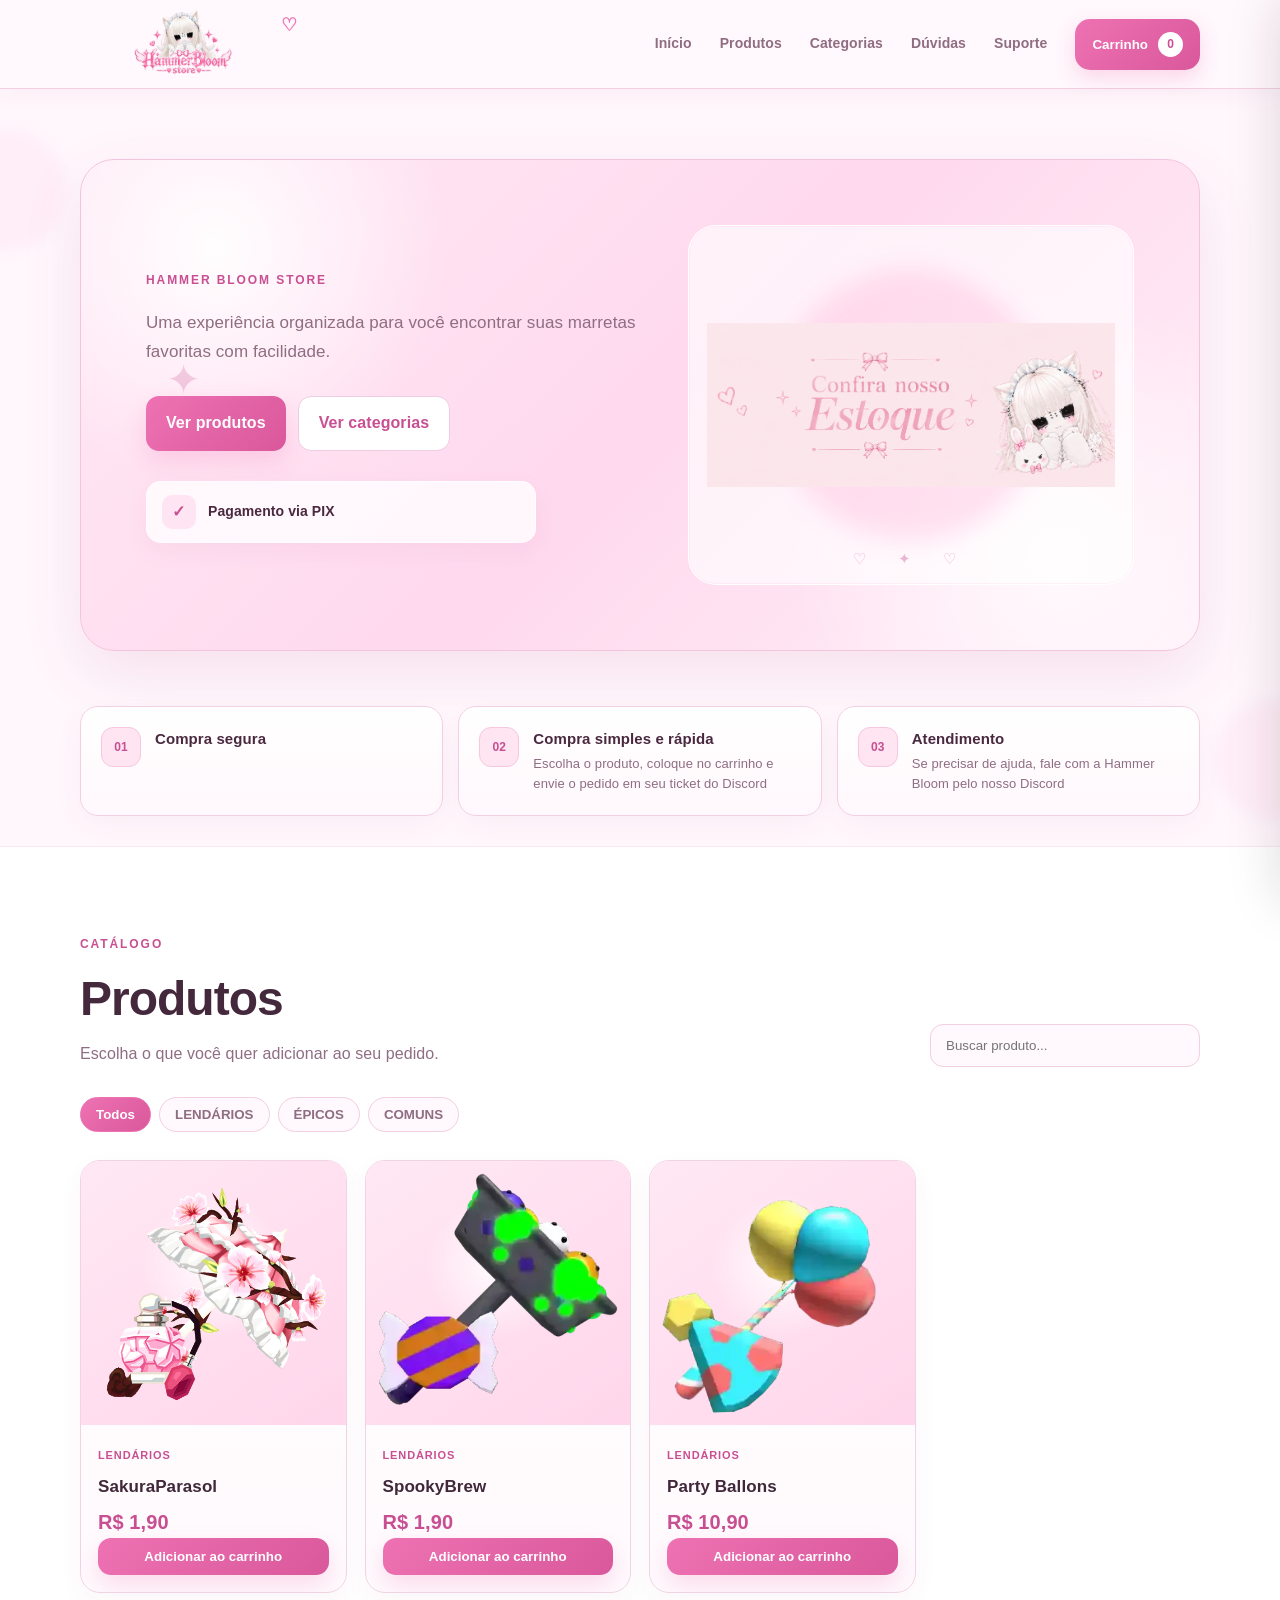
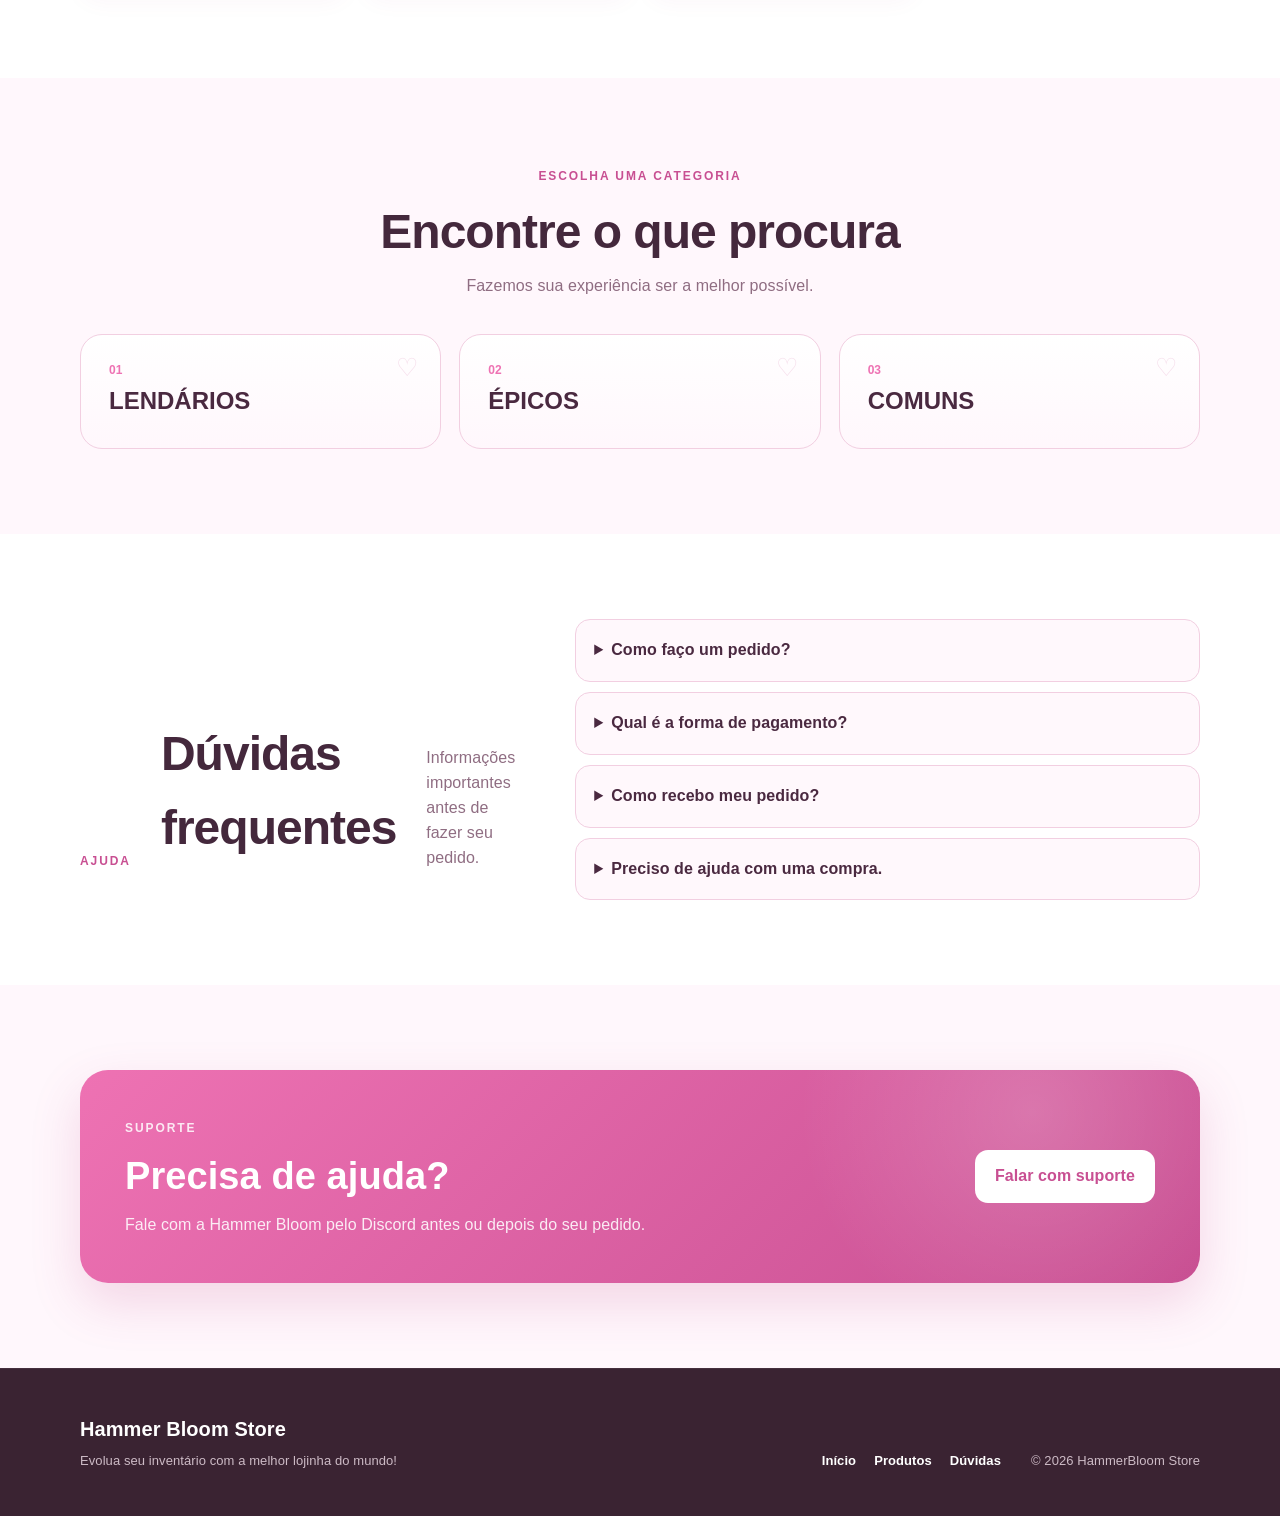
<file: index.html>
<!DOCTYPE html>
<html lang="pt-BR">
<head>
  <meta charset="UTF-8">
  <meta name="viewport" content="width=device-width, initial-scale=1.0">
  <meta name="melhores preços para você" content="Hammer Bloom Store">
   <title>Hammer Bloom Store</title>
  <link rel="stylesheet" href="style.css">
</head>
<body>

  <header class="site-header">
    <div class="container header-inner">
      <a href="#inicio" class="brand"="Hammer Bloom Store - início">
        <img src="1000015997-removebg-preview (2).png" alt="Hammer Bloom Store">
      </a>

      <nav class="main-nav" id="mainNav">
        <a href="#inicio">Início</a>
        <a href="#produtos">Produtos</a>
        <a href="#categorias">Categorias</a>
        <a href="#faq">Dúvidas</a>
        <a href="#suporte">Suporte</a>
      </nav>

      <button class="cart-button" id="openCart" type="button">
        <span>Carrinho</span>
        <strong id="cartCount">0</strong>
      </button>

      <button class="menu-button" id="menuButton" type="button" aria-label="Abrir menu">☰</button>
    </div>
  </header>

  <main>
    <section class="hero" id="inicio">
      <div class="container hero-grid">
        <div class="hero-copy">
          <span class="eyebrow">HAMMER BLOOM STORE</span>
          <p>
            Uma experiência organizada para você encontrar suas marretas favoritas com facilidade.
          </p>

          <div class="hero-actions">
            <a href="#produtos" class="button button-primary">Ver produtos</a>
            <a href="#categorias" class="button button-secondary">Ver categorias</a>
          </div>

          <div class="hero-note">
            <span class="check">✓</span>
            <div>
              <strong>Pagamento via PIX</strong>
            </div>
          </div>
        </div>

        <div class="hero-logo-card">
          <div class="hero-glow"></div>
          <img src= "file_00000000288081f587021bc54dd73109.png" alt="Logo HammerBloom Store">
        </div>
      </div>
    </section>

    <section class="benefits">
      <div class="container benefits-grid">
        <article>
          <span class="benefit-icon">01</span>
          <div>
            <h3>Compra segura</h3>
           </div>
        </article>
        <article>
          <span class="benefit-icon">02</span>
          <div>
            <h3>Compra simples e rápida </h3>
            <p>Escolha o produto, coloque no carrinho e envie o pedido em seu ticket do Discord</p>
          </div>
        </article>
        <article>
          <span class="benefit-icon">03</span>
          <div>
            <h3>Atendimento</h3>
            <p>Se precisar de ajuda, fale com a Hammer Bloom pelo nosso Discord</p>
          </div>
        </article>
      </div>
    </section>

    <section class="products-section section" id="produtos">
      <div class="container">
        <div class="section-heading">
          <div>
            <span class="eyebrow">CATÁLOGO</span>
            <h2>Produtos</h2>
            <p>Escolha o que você quer adicionar ao seu pedido.</p>
          </div>
          <div class="search-wrap">
            <input id="searchInput" type="search" placeholder="Buscar produto..." aria-label="Buscar produto">
          </div>
        </div>

        <div class="category-tabs" id="categoryTabs">
          <button class="active" data-category="Todos">Todos</button>
          <button data-category="LENDÁRIOS">LENDÁRIOS</button>
          <button data-category="ÉPICOS">ÉPICOS</button>
          <button data-category="COMUNS">COMUNS</button>
        </div>

        <div class="products-grid" id="productsGrid"></div>
        <p class="empty-state" id="emptyState" hidden>Nenhum produto encontrado.</p>
      </div>
    </section>

    <section class="categories-section section" id="categorias">
      <div class="container">
        <div class="section-heading centered">
          <span class="eyebrow">ESCOLHA UMA CATEGORIA</span>
          <h2>Encontre o que procura</h2>
          <p>Fazemos sua experiência ser a melhor possível.</p>
        </div>

        <div class="category-cards">
          <button data-jump-category="LENDÁRIOS">
            <span>01</span>
            <strong>LENDÁRIOS</strong>
          </button>
          <button data-jump-category="ÉPICOS">
            <span>02</span>
            <strong>ÉPICOS</strong>
          </button>
          <button data-jump-category="COMUNS">
            <span>03</span>
            <strong>COMUNS</strong>
          </button>
        </div>
      </div>
    </section>

    <section class="faq-section section" id="faq">
      <div class="container faq-layout">
        <div class="section-heading">
          <span class="eyebrow">AJUDA</span>
          <h2>Dúvidas frequentes</h2>
          <p>Informações importantes antes de fazer seu pedido.</p>
        </div>

        <div class="faq-list">
          <details>
            <summary>Como faço um pedido?</summary>
            <p>Escolha os produtos, adicione ao carrinho e preencha seu nick na área de finalização.</p>
          </details>
          <details>
            <summary>Qual é a forma de pagamento?</summary>
            <p>Atualmente, a loja trabalha com pagamento via PIX.</p>
          </details>
          <details>
            <summary>Como recebo meu pedido?</summary>
            <p>Depois de copiar as informações de seu carrinho, cole no nosso Discord, apois o pagamento seu pedido será entregue em até 10 minutos.</p>
          </details>
          <details>
            <summary>Preciso de ajuda com uma compra.</summary>
            <p>Entre em contato pelo canal WhatsApp da HammerBloom!.</p>
          </details>
        </div>
      </div>
    </section>

    <section class="support-section section" id="suporte">
      <div class="container">
        <div class="support-card">
          <div>
            <span class="eyebrow">SUPORTE</span>
            <h2>Precisa de ajuda?</h2>
            <p>Fale com a Hammer Bloom pelo Discord antes ou depois do seu pedido.</p>
          </div>
          <a class="button button-light" href="#" id="supportLink">Falar com suporte</a>
        </div>
      </div>
    </section>
  </main>

  <footer class="footer">
    <div class="container footer-inner">
      <div>
        <strong>Hammer Bloom Store</strong>
        <p> Evolua seu inventário com a melhor lojinha do mundo! </p>
      </div>
      <div class="footer-links">
        <a href="#inicio">Início</a>
        <a href="#produtos">Produtos</a>
        <a href="#faq">Dúvidas</a>
      </div>
      <p class="copyright">© <span id="year"></span> HammerBloom Store</p>
    </div>
  </footer>

  <div class="cart-overlay" id="cartOverlay"></div>
  <aside class="cart-drawer" id="cartDrawer" aria-label="Carrinho">
    <div class="cart-header">
      <div>
        <span class="eyebrow">SEU PEDIDO</span>
        <h2>Carrinho</h2>
      </div>
      <button id="closeCart" class="icon-button" type="button" aria-label="Fechar carrinho">×</button>
    </div>

    <div class="cart-items" id="cartItems"></div>

    <div class="cart-footer">
      <div class="cart-total">
        <span>Total</span>
        <strong id="cartTotal">R$ 0,00</strong>
      </div>

      <label for="nickname">Seu nick</label>
      <input id="nickname" type="text" placeholder="Digite seu nick">

      <button class="button button-primary full" id="sendOrder" type="button">Enviar pedido</button>
      <p class="cart-message" id="cartMessage"></p>
    </div>
  </aside>

  <script src="script.js"></script>
</body>
</html>
</file>
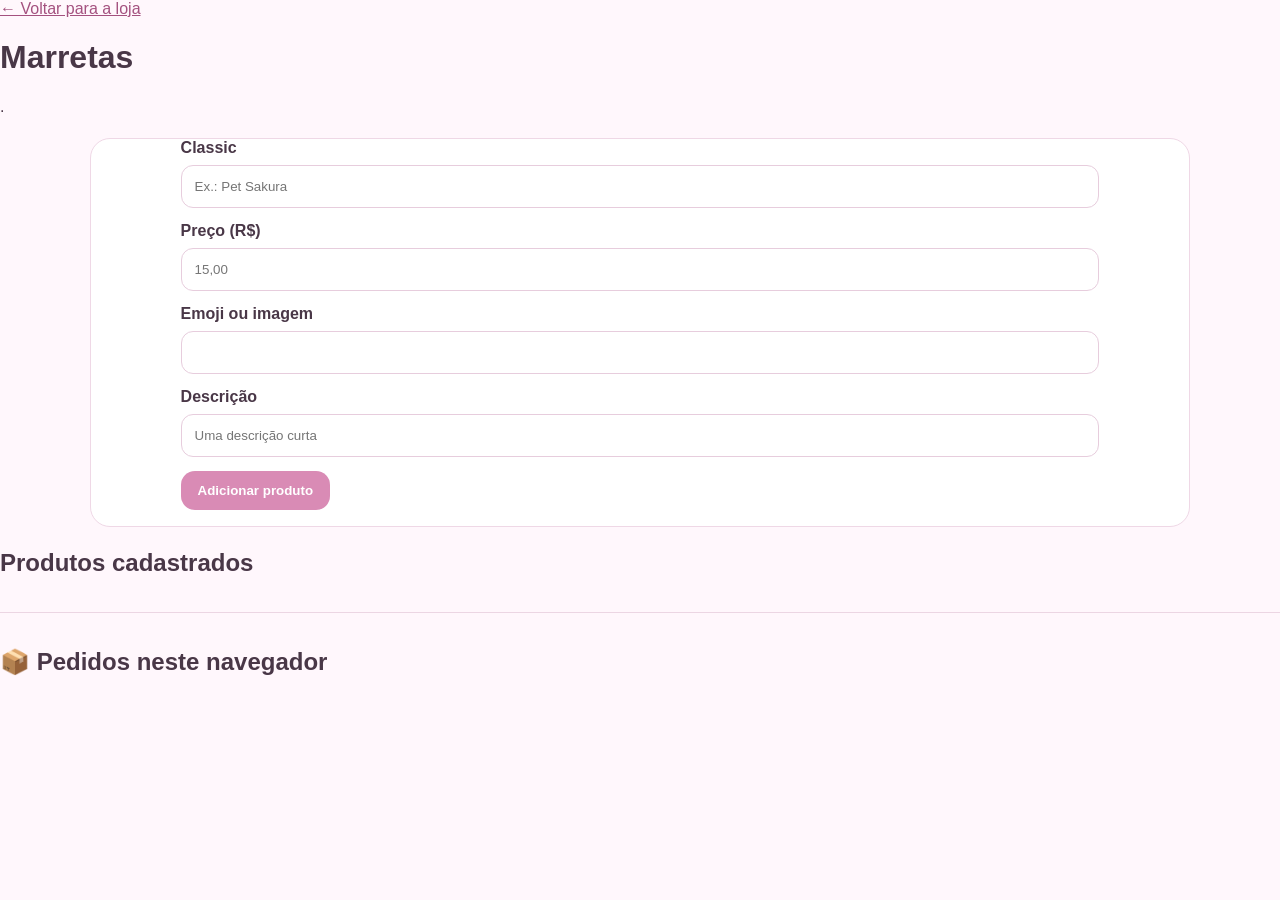
<file: admin.html>
<!doctype html>
<html lang="pt-BR"><head><meta charset="utf-8"><meta name="viewport" content="width=device-width,initial-scale=1">
<title>Hammer Bloom Store • Gerenciar</title><link rel="stylesheet" href="styles.css"></head>
<body><main>
<a href="index.html">← Voltar para a loja</a>
<h1> Marretas</h1>
<p>.</p>
<section class="admin-form">
<label> Classic <input id="name" placeholder="Ex.: Pet Sakura"></label>
<label>Preço (R$)<input id="price" type="number" step="0.01" placeholder="15,00"></label>
<label>Emoji ou imagem<input id="image" placeholder=""></label>
<label>Descrição<input id="desc" placeholder="Uma descrição curta"></label>
<button class="primary" onclick="addProduct()">Adicionar produto</button>
<p id="msg"></p>
</section>
<h2>Produtos cadastrados</h2><div id="products"></div>
<hr><h2>📦 Pedidos neste navegador</h2><div id="orders"></div>
</main>
<script>
const defaults=[
{name:'sakura parasol',price:1,20,imagem:'73660ee735fae81feb2be220669b6eb8.jpg',
{name:'cassic',price:3,00,imagem:'dcf11165903713367ebd0f8da717110a.jpg ',
{name:'Skin Sakura',price:12,icon: ',desc:'Item cosmético de exemplo.'}
];
function products(){return JSON.parse(localStorage.getItem('hb_products')||'null')||defaults}
function save(p){localStorage.setItem('hb_products',JSON.stringify(p))}
function addProduct(){
 const name=document.getElementById('name').value.trim(), price=Number(document.getElementById('price').value);
 const icon=document.getElementById('image').value.trim()||'🌸', desc=document.getElementById('desc').value.trim();
 if(!name||!price){document.getElementById('msg').textContent='Preencha nome e preço.';return}
 const p=products();p.push({name,price,icon,desc});save(p);document.getElementById('msg').textContent='Produto adicionado! 💗';
 ['name','price','image','desc'].forEach(id=>document.getElementById(id).value='');render();
}
function removeProduct(i){const p=products();p.splice(i,1);save(p);render()}
function render(){
 document.getElementById('products').innerHTML=products().map((p,i)=>`<article class="order"><b>${p.icon} ${p.name}</b><p>${p.desc||''}</p><p>R$ ${p.price.toFixed(2).replace('.',',')}</p><button onclick="removeProduct(${i})">Remover</button></article>`).join('');
 const o=JSON.parse(localStorage.getItem('hammerbloom_orders')||'[]');
 document.getElementById('orders').innerHTML=o.length?o.map((x,i)=>`<article class="order"><b>#${i+1} • ${x.nick}</b><p>${x.items.join(', ')}</p><p>Total: R$ ${x.total.toFixed(2).replace('.',',')}</p><small>${x.date}</small></article>`).join(''):'<p>Nenhum pedido neste navegador.</p>';
}
render();
</script></body></html>
</file>
<file: style.css>
:root {
  --pink: #ee72b3;
  --pink-dark: #c84f92;
  --pink-deep: #9b3b73;
  --pink-soft: #ffe5f3;
  --pink-pale: #fff7fc;
  --pink-cloud: #fff0f8;
  --white: #ffffff;
  --text: #4a2940;
  --muted: #8f6d82;
  --border: #f2cfe1;
  --shadow: 0 18px 50px rgba(213, 88, 151, .13);
  --radius: 26px;
}

* { box-sizing: border-box; }

html { scroll-behavior: smooth; }

body {
  margin: 0;
  font-family: Arco, Hello kitty, sans-serif;
  background: var(--pink-pale);
  color: var(--text);
  line-height: 1.55;
}

button, input { font: Arco; }

button { cursor: pointer; }

a { color: inherit; text-decoration: none; }

.container {
  width: min(1120px, calc(100% - 36px));
  margin: 0 auto;
}

.site-header {
  position: sticky;
  top: 0;
  z-index: 50;
  background: rgba(255, 248, 252, .94);
  backdrop-filter: blur(14px);
  border-bottom: 1px solid var(--border);
}

.header-inner {
  min-height: 88px;
  display: flex;
  align-items: center;
  gap: 28px;
}

.brand {
  width: 205px;
  display: block;
  flex-shrink: 0;
}

.brand img {
  display: block;
  width: 100%;
  height: auto;
  max-height: 68px;
  object-fit: contain;
}

.main-nav {
  display: flex;
  align-items: center;
  gap: 24px;
  margin-left: auto;
}

.main-nav a {
  color: var(--muted);
  font-size: 14px;
  font-weight: 700;
}

.main-nav a:hover { color: var(--pink-dark); }

.cart-button {
  border: 0;
  background: var(--pink);
  color: white;
  border-radius: 15px;
  padding: 13px 17px;
  display: flex;
  align-items: center;
  gap: 10px;
  font-weight: 800;
  box-shadow: 0 8px 20px rgba(236, 90, 165, .22);
}

.cart-button strong {
  background: white;
  color: var(--pink-dark);
  min-width: 25px;
  height: 25px;
  border-radius: 50%;
  display: grid;
  place-items: center;
  font-size: 12px;
}

.menu-button {
  display: none;
  border: 1px solid var(--border);
  background: white;
  border-radius: 12px;
  padding: 10px 12px;
  color: var(--pink-dark);
}

.hero {
  padding: 70px 0 55px;
  overflow: hidden;
}

.hero-grid {
  display: grid;
  grid-template-columns: 1.05fr .95fr;
  gap: 50px;
  align-items: center;
  background:
    radial-gradient(circle at 82% 20%, rgba(255,255,255,.85), transparent 28%),
    linear-gradient(135deg, #fff0f8, #fce1f1);
  border: 1px solid #f4d6e5;
  border-radius: 34px;
  padding: 65px;
  box-shadow: var(--shadow);
}

.eyebrow {
  display: inline-block;
  color: var(--pink-dark);
  font-size: 12px;
  font-weight: 900;
  letter-spacing: .16em;
}

.hero h1 {
  font-size: clamp(44px, 6vw, 72px);
  line-height: .98;
  letter-spacing: -2px;
  margin: 17px 0 22px;
}

.hero h1 span { color: var(--pink-dark); }

.hero-copy > p {
  max-width: 560px;
  color: var(--muted);
  font-size: 17px;
}

.hero-actions {
  display: flex;
  gap: 12px;
  flex-wrap: wrap;
  margin: 30px 0;
}

.button {
  border: 0;
  border-radius: 13px;
  padding: 14px 20px;
  display: inline-flex;
  justify-content: center;
  align-items: center;
  font-weight: 900;
  transition: transform .2s ease, box-shadow .2s ease;
}

.button:hover {
  transform: translateY(-2px);
}

.button-primary {
  background: var(--pink);
  color: white;
  box-shadow: 0 10px 25px rgba(236, 90, 165, .20);
}

.button-secondary {
  background: white;
  color: var(--pink-dark);
  border: 1px solid var(--border);
}

.button-light {
  background: white;
  color: var(--pink-dark);
}

.hero-note {
  display: flex;
  align-items: center;
  gap: 12px;
  background: rgba(255,255,255,.78);
  border: 1px solid rgba(255,255,255,.95);
  border-radius: 15px;
  padding: 13px 15px;
  max-width: 390px;
}

.check {
  width: 34px;
  height: 34px;
  border-radius: 10px;
  display: grid;
  place-items: center;
  background: var(--pink-soft);
  color: var(--pink-dark);
  font-weight: 900;
}

.hero-note strong,
.hero-note small {
  display: block;
}

.hero-note strong { font-size: 14px; }
.hero-note small { color: var(--muted); font-size: 12px; }

.hero-logo-card {
  position: relative;
  min-height: 360px;
  display: grid;
  place-items: center;
  overflow: hidden;
  border-radius: 28px;
  background: rgba(255,255,255,.50);
  border: 1px solid rgba(255,255,255,.85);
}

.hero-logo-card img {
  width: 92%;
  max-width: 520px;
  position: relative;
  z-index: 2;
  object-fit: contain;
}

.hero-glow {
  position: absolute;
  width: 270px;
  height: 270px;
  border-radius: 50%;
  background: rgba(255, 111, 181, .18);
  filter: blur(12px);
}

.benefits {
  padding: 0 0 30px;
}

.benefits-grid {
  display: grid;
  grid-template-columns: repeat(3, 1fr);
  gap: 15px;
}

.benefits article {
  background: white;
  border: 1px solid var(--border);
  border-radius: 18px;
  padding: 20px;
  display: flex;
  gap: 14px;
  box-shadow: 0 8px 25px rgba(155,57,111,.05);
}

.benefit-icon {
  flex: 0 0 40px;
  height: 40px;
  border-radius: 12px;
  display: grid;
  place-items: center;
  background: var(--pink-soft);
  color: var(--pink-dark);
  font-size: 12px;
  font-weight: 900;
}

.benefits h3 {
  margin: 0 0 4px;
  font-size: 15px;
}

.benefits p {
  margin: 0;
  color: var(--muted);
  font-size: 13px;
}

.section { padding: 85px 0; }

.products-section { background: white; }

.section-heading {
  display: flex;
  align-items: end;
  justify-content: space-between;
  gap: 30px;
  margin-bottom: 30px;
}

.section-heading.centered {
  display: block;
  text-align: center;
  max-width: 650px;
  margin: 0 auto 35px;
}

.section-heading h2 {
  margin: 7px 0 5px;
  font-size: clamp(32px, 5vw, 48px);
  letter-spacing: -1px;
}

.section-heading p {
  margin: 0;
  color: var(--muted);
}

.search-wrap input {
  width: 270px;
  border: 1px solid var(--border);
  border-radius: 13px;
  padding: 13px 15px;
  outline: none;
  background: var(--pink-pale);
}

.search-wrap input:focus {
  border-color: var(--pink);
}

.category-tabs {
  display: flex;
  gap: 8px;
  flex-wrap: wrap;
  margin-bottom: 28px;
}

.category-tabs button {
  border: 1px solid var(--border);
  background: var(--pink-pale);
  color: var(--muted);
  border-radius: 999px;
  padding: 9px 15px;
  font-weight: 800;
}

.category-tabs button.active,
.category-tabs button:hover {
  background: var(--pink);
  border-color: var(--pink);
  color: white;
}

.products-grid {
  display: grid;
  grid-template-columns: repeat(4, 1fr);
  gap: 18px;
}

.product-card {
  overflow: hidden;
  background: white;
  border: 1px solid var(--border);
  border-radius: 20px;
  transition: transform .2s ease, box-shadow .2s ease;
}

.product-card:hover {
  transform: translateY(-4px);
  box-shadow: var(--shadow);
}

.product-image {
  aspect-ratio: 1 / 1;
  background: linear-gradient(145deg, #fff1f8, #fce2f1);
  display: grid;
  place-items: center;
  overflow: hidden;
}

.product-image img {
  width: 100%;
  height: 100%;
  object-fit: cover;
}

.product-placeholder {
  font-size: 13px;
  color: var(--pink-dark);
  font-weight: 800;
}

.product-info { padding: 17px; }

.product-category {
  color: var(--pink-dark);
  font-size: 11px;
  font-weight: 900;
  text-transform: uppercase;
  letter-spacing: .08em;
}

.product-info h3 {
  margin: 7px 0;
  font-size: 17px;
}

.product-price {
  font-size: 20px;
  font-weight: 900;
  margin-bottom: 13px;
}

.product-info .button {
  width: 100%;
  padding: 11px;
}

.empty-state {
  text-align: center;
  color: var(--muted);
  padding: 35px;
}

.categories-section {
  background: var(--pink-pale);
}

.category-cards {
  display: grid;
  grid-template-columns: repeat(3, 1fr);
  gap: 18px;
}

.category-cards button {
  text-align: left;
  border: 1px solid var(--border);
  background: white;
  border-radius: 22px;
  padding: 28px;
  color: var(--text);
  transition: transform .2s ease, border-color .2s ease;
}

.category-cards button:hover {
  transform: translateY(-4px);
  border-color: #e8a4c7;
}

.category-cards span,
.category-cards strong,
.category-cards small {
  display: block;
}

.category-cards span {
  color: var(--pink);
  font-weight: 900;
  font-size: 12px;
}

.category-cards strong {
  font-size: 24px;
  margin: 10px 0 5px;
}

.category-cards small {
  color: var(--muted);
}

.faq-section { background: white; }

.faq-layout {
  display: grid;
  grid-template-columns: .8fr 1.2fr;
  gap: 60px;
}

.faq-list {
  display: grid;
  gap: 10px;
}

.faq-list details {
  border: 1px solid var(--border);
  border-radius: 15px;
  background: var(--pink-pale);
  padding: 0 18px;
}

.faq-list summary {
  cursor: pointer;
  padding: 18px 0;
  font-weight: 900;
}

.faq-list p {
  color: var(--muted);
  margin: 0 0 18px;
  font-size: 14px;
}

.support-section {
  background: var(--pink-pale);
}

.support-card {
  border-radius: 28px;
  background: linear-gradient(135deg, var(--pink), var(--pink-dark));
  color: white;
  padding: 45px;
  display: flex;
  align-items: center;
  justify-content: space-between;
  gap: 30px;
  box-shadow: var(--shadow);
}

.support-card .eyebrow { color: white; opacity: .85; }

.support-card h2 {
  font-size: 38px;
  margin: 7px 0;
}

.support-card p {
  margin: 0;
  opacity: .88;
}

.footer {
  background: #291c26;
  color: white;
  padding: 45px 0;
}

.footer-inner {
  display: grid;
  grid-template-columns: 1fr auto auto;
  gap: 30px;
  align-items: end;
}

.footer strong { font-size: 20px; }
.footer p { color: #cdbbc6; margin: 6px 0 0; font-size: 13px; }

.footer-links {
  display: flex;
  gap: 18px;
  font-size: 13px;
  font-weight: 700;
}

.copyright {
  white-space: nowrap;
}

.cart-overlay {
  position: fixed;
  inset: 0;
  background: rgba(35, 20, 29, .45);
  opacity: 0;
  pointer-events: none;
  transition: opacity .2s ease;
  z-index: 90;
}

.cart-drawer {
  position: fixed;
  top: 0;
  right: -440px;
  width: min(420px, 100%);
  height: 100dvh;
  background: white;
  z-index: 100;
  box-shadow: -20px 0 50px rgba(40,20,30,.15);
  display: flex;
  flex-direction: column;
  transition: right .25s ease;
}

body.cart-open .cart-overlay {
  opacity: 1;
  pointer-events: auto;
}

body.cart-open .cart-drawer {
  right: 0;
}

.cart-header {
  padding: 24px;
  border-bottom: 1px solid var(--border);
  display: flex;
  justify-content: space-between;
  align-items: center;
}

.cart-header h2 { margin: 4px 0 0; }

.icon-button {
  width: 38px;
  height: 38px;
  border: 1px solid var(--border);
  background: white;
  border-radius: 50%;
  font-size: 24px;
  color: var(--pink-dark);
}

.cart-items {
  flex: 1;
  overflow: auto;
  padding: 18px 24px;
}

.cart-empty {
  color: var(--muted);
  text-align: center;
  padding: 50px 10px;
}

.cart-item {
  border-bottom: 1px solid var(--border);
  padding: 15px 0;
  display: grid;
  grid-template-columns: 1fr auto;
  gap: 10px;
}

.cart-item strong { display: block; }
.cart-item small { color: var(--muted); }

.qty-controls {
  display: flex;
  gap: 6px;
  align-items: center;
  margin-top: 8px;
}

.qty-controls button {
  border: 1px solid var(--border);
  background: var(--pink-pale);
  border-radius: 7px;
  width: 27px;
  height: 27px;
}

.remove-item {
  border: 0;
  background: transparent;
  color: #a94b78;
  font-size: 12px;
  padding: 0;
}

.cart-footer {
  border-top: 1px solid var(--border);
  padding: 20px 24px 25px;
}

.cart-total {
  display: flex;
  justify-content: space-between;
  font-size: 18px;
  margin-bottom: 18px;
}

.cart-footer label {
  display: block;
  font-weight: 800;
  font-size: 13px;
  margin-bottom: 7px;
}

.cart-footer input {
  width: 100%;
  padding: 13px;
  border: 1px solid var(--border);
  border-radius: 12px;
  outline: none;
  margin-bottom: 10px;
}

.full { width: 100%; }

.cart-message {
  min-height: 18px;
  color: var(--pink-dark);
  font-size: 12px;
  margin: 8px 0 0;
}

@media (max-width: 950px) {
  .main-nav {
    display: none;
    position: absolute;
    top: 88px;
    left: 18px;
    right: 18px;
    background: white;
    border: 1px solid var(--border);
    border-radius: 16px;
    padding: 15px;
    box-shadow: var(--shadow);
    flex-direction: column;
    align-items: stretch;
  }

  .main-nav.open { display: flex; }

  .menu-button { display: block; }

  .hero-grid {
    grid-template-columns: 1fr;
    padding: 42px;
  }

  .hero-logo-card { min-height: 280px; }

  .products-grid { grid-template-columns: repeat(3, 1fr); }
  .faq-layout { grid-template-columns: 1fr; }
  .footer-inner { grid-template-columns: 1fr; align-items: start; }
}

@media (max-width: 700px) {
  .container { width: min(100% - 24px, 560px); }

  .header-inner { min-height: 75px; gap: 10px; }
  .brand { width: 150px; margin-right: auto; }
  .brand img { max-height: 58px; }
  .cart-button { padding: 10px 12px; }
  .cart-button span { font-size: 13px; }

  .hero { padding: 25px 0; }
  .hero-grid { padding: 28px 20px; border-radius: 25px; }
  .hero h1 { font-size: 45px; }
  .hero-logo-card { min-height: 230px; }

  .benefits-grid,
  .category-cards { grid-template-columns: 1fr; }

  .section { padding: 60px 0; }

  .section-heading {
    display: block;
  }

  .search-wrap { margin-top: 18px; }
  .search-wrap input { width: 100%; }

  .products-grid { grid-template-columns: repeat(2, 1fr); gap: 10px; }

  .product-info { padding: 13px; }
  .product-info h3 { font-size: 14px; }
  .product-price { font-size: 17px; }

  .support-card {
    padding: 30px 22px;
    display: block;
  }

  .support-card .button {
    margin-top: 20px;
    width: 100%;
  }

  .footer-links { flex-wrap: wrap; }
}

@media (max-width: 430px) {
  .cart-button span { display: none; }
  .brand { width: 140px; }
  .hero h1 { font-size: 39px; }
}


/* --- Kawaii details --- */
body::before,
body::after {
  content: "";
  position: fixed;
  width: 120px;
  height: 120px;
  border-radius: 50%;
  background: rgba(255, 185, 220, .16);
  filter: blur(8px);
  pointer-events: none;
  z-index: -1;
}

body::before { top: 130px; left: -55px; }
body::after { bottom: 80px; right: -55px; }

.brand {
  position: relative;
}

.brand::after {
  content: "♡";
  position: absolute;
  right: -12px;
  top: 2px;
  color: var(--pink);
  font-size: 18px;
  font-weight: 900;
}

.hero-grid {
  background:
    radial-gradient(circle at 12% 18%, rgba(255,255,255,.95), transparent 22%),
    radial-gradient(circle at 87% 80%, rgba(255,255,255,.75), transparent 25%),
    linear-gradient(135deg, #ffe9f5 0%, #ffd9ee 52%, #fff0f8 100%);
  border-color: #f2c5dc;
}

.hero-grid::before {
  content: "✦";
  position: absolute;
  color: rgba(200, 79, 146, .24);
  font-size: 42px;
  transform: translate(20px, -25px);
}

.hero {
  position: relative;
}

.hero-copy {
  position: relative;
  z-index: 2;
}

.hero h1 {
  color: #43283b;
}

.hero h1 span {
  color: var(--pink-dark);
}

.hero-logo-card {
  background: rgba(255,255,255,.64);
  border-color: rgba(255,255,255,.95);
  box-shadow: inset 0 0 0 1px rgba(238,114,179,.08);
}

.hero-logo-card::after {
  content: "♡  ✦  ♡";
  position: absolute;
  bottom: 14px;
  left: 0;
  right: 0;
  text-align: center;
  color: rgba(200,79,146,.38);
  letter-spacing: 14px;
  font-size: 15px;
  z-index: 3;
}

.benefits article {
  background: linear-gradient(180deg, #fff, #fff8fc);
}

.benefit-icon {
  background: #ffe4f2;
  border: 1px solid #f7c7df;
}

.section-heading h2 {
  color: #44283c;
}

.category-tabs button {
  background: #fff8fc;
}

.category-tabs button.active,
.category-tabs button:hover {
  background: linear-gradient(135deg, #ee72b3, #d9589b);
}

.product-card {
  border-color: #f1d4e3;
  background: linear-gradient(180deg, #ffffff, #fffafd);
}

.product-image {
  background:
    radial-gradient(circle at 50% 40%, rgba(255,255,255,.9), transparent 35%),
    linear-gradient(145deg, #ffe8f4, #ffd6eb);
}

.product-card::after {
  content: "♡";
  position: absolute;
}

.category-cards button {
  background: linear-gradient(180deg, #fff, #fff7fc);
}

.category-cards button:hover {
  border-color: #e99bc3;
  box-shadow: 0 14px 30px rgba(213,88,151,.10);
}

.faq-list details {
  background: #fff8fc;
}

.support-card {
  background:
    radial-gradient(circle at 85% 20%, rgba(255,255,255,.18), transparent 24%),
    linear-gradient(135deg, #ee72b3, #c84f92);
}

.footer {
  background: #3a2332;
}

.cart-button {
  background: linear-gradient(135deg, #ee72b3, #d9589b);
}

.button-primary {
  background: linear-gradient(135deg, #ee72b3, #d9589b);
}

.button-secondary {
  background: #fff;
  border-color: #efcde0;
}

.search-wrap input,
.cart-footer input {
  background: #fff8fc;
}

@media (max-width: 700px) {
  .hero-grid::before {
    font-size: 28px;
    transform: translate(8px, -15px);
  }

  .hero-logo-card::after {
    bottom: 8px;
    letter-spacing: 8px;
  }
}


/* --- Premium + kawaii refinement --- */
body {
  letter-spacing: .005em;
}

.site-header {
  box-shadow: 0 5px 22px rgba(150, 65, 112, .05);
}

.main-nav a {
  transition: color .18s ease;
}

.main-nav a:hover {
  color: var(--pink-dark);
}

.hero-grid {
  box-shadow: 0 22px 60px rgba(184, 68, 128, .12);
}

.hero h1 {
  font-weight: 850;
  letter-spacing: -2.5px;
}

.hero-copy > p {
  line-height: 1.7;
}

.hero-note {
  box-shadow: 0 8px 24px rgba(177, 71, 125, .06);
}

.benefits article {
  box-shadow: 0 8px 28px rgba(177, 71, 125, .055);
}

.section-heading h2 {
  font-weight: 850;
}

.products-section {
  box-shadow: inset 0 1px 0 rgba(240, 204, 223, .45);
}

.product-card {
  position: relative;
  box-shadow: 0 8px 25px rgba(155, 57, 111, .045);
}

.product-card:hover {
  box-shadow: 0 18px 38px rgba(155, 57, 111, .11);
}

.product-info h3 {
  color: #40283a;
}

.product-price {
  color: var(--pink-dark);
}

.category-cards button {
  position: relative;
  overflow: hidden;
}

.category-cards button::after {
  content: "♡";
  position: absolute;
  right: 22px;
  top: 18px;
  color: rgba(200, 79, 146, .18);
  font-size: 25px;
}

.support-card {
  box-shadow: 0 20px 50px rgba(190, 63, 125, .18);
}

.footer {
  border-top: 1px solid rgba(255,255,255,.06);
}

.cart-drawer {
  border-left: 1px solid #f1d6e4;
}

.cart-header h2 {
  color: #43283b;
}

.cart-total strong {
  color: var(--pink-dark);
}

@media (min-width: 951px) {
  .main-nav {
    gap: 28px;
  }

  .main-nav a {
    position: relative;
  }

  .main-nav a::after {
    content: "";
    position: absolute;
    left: 0;
    right: 100%;
    bottom: -7px;
    height: 2px;
    border-radius: 99px;
    background: var(--pink);
    transition: right .18s ease;
  }

  .main-nav a:hover::after {
    right: 0;
  }
}
</file>
<file: styles.css>
*{box-sizing:border-box}body{margin:0;font-family:Arial,sans-serif;background:#fff7fc;color:#493747}header{position:sticky;top:0;z-index:5;display:flex;justify-content:space-between;align-items:center;padding:16px 6%;background:#fff9fded;backdrop-filter:blur(12px);border-bottom:1px solid #f2dce9}.brand{display:flex;gap:10px;align-items:center}.brand>span{font-size:30px}.brand b{display:block;font-size:21px;color:#b65d91}.brand small{color:#9d8293}.cart-btn,.primary{border:0;border-radius:14px;padding:12px 17px;background:#d98bb5;color:white;font-weight:700;cursor:pointer}.hero{max-width:1100px;margin:30px auto;padding:55px 7%;border-radius:28px;background:linear-gradient(135deg,#ffeaf5,#f7eaff);display:flex;justify-content:space-between;align-items:center}.tag{color:#bb6595}.hero h1{font-size:46px;margin:10px 0}.hero em{color:#b65d91;font-style:normal}.pix{display:inline-block;margin-top:18px;padding:12px 16px;border-radius:14px;background:#fff;color:#9b4e7e}.notice,.checkout,main>section:not(.hero){max-width:1100px;margin:22px auto;padding:0 7%}.notice{padding:15px 20px;background:#fff;border:1px solid #efd8e6;border-radius:15px}.section-head{display:flex;justify-content:space-between;align-items:center}.section-head a{color:#a4517f;text-decoration:none}.grid{display:grid;grid-template-columns:repeat(auto-fit,minmax(190px,1fr));gap:18px}.card{background:white;border:1px solid #f0dce7;border-radius:20px;padding:18px;box-shadow:0 7px 20px #d9b6c520}.pic{height:130px;border-radius:15px;background:#f9e6f1;display:grid;place-items:center;font-size:55px;overflow:hidden}.pic img{width:100%;height:100%;object-fit:cover}.card h3{margin-bottom:5px}.price{font-weight:800;color:#b45b8e}.card button,.order button{width:100%;margin-top:10px;padding:11px;border:0;border-radius:12px;background:#f1c0d9;cursor:pointer}.checkout{margin-top:40px!important;background:white;border-radius:22px;padding-top:25px!important;padding-bottom:25px!important}.checkout label,.admin-form label{display:block;font-weight:700;margin-bottom:12px}.checkout input,.admin-form input{display:block;width:100%;margin:8px 0 14px;padding:13px;border:1px solid #e7cddd;border-radius:12px}.checkout #msg,.admin-form #msg{color:#a4517f;font-weight:700}#cart{position:fixed;right:-390px;top:0;width:min(390px,92vw);height:100%;background:#fff;z-index:10;padding:25px;transition:.25s;overflow:auto;box-shadow:-10px 0 30px #0002}#cart.open{right:0}.close{float:right;border:0;background:none;font-size:28px}.cart-line{display:flex;justify-content:space-between;padding:12px 0;border-bottom:1px solid #f0dce7}.total{font-size:20px;font-weight:800;margin-top:20px}.pix-small{background:#fff1f8;padding:10px;border-radius:10px}#shade{display:none;position:fixed;inset:0;background:#0004;z-index:9}#shade.open{display:block}.order{background:#fff;border:1px solid #efd8e6;border-radius:16px;padding:18px;margin:12px 0}a{color:#a4517f}.admin-form{background:#fff;border:1px solid #efd8e6;border-radius:20px;padding:22px;margin:20px 0}hr{border:0;border-top:1px solid #ecd6e3;margin:35px 0}@media(max-width:600px){.hero h1{font-size:34px}.flower{font-size:75px}.hero{padding:35px 7%}.section-head{gap:10px;align-items:flex-start;flex-direction:column}}
</file>
